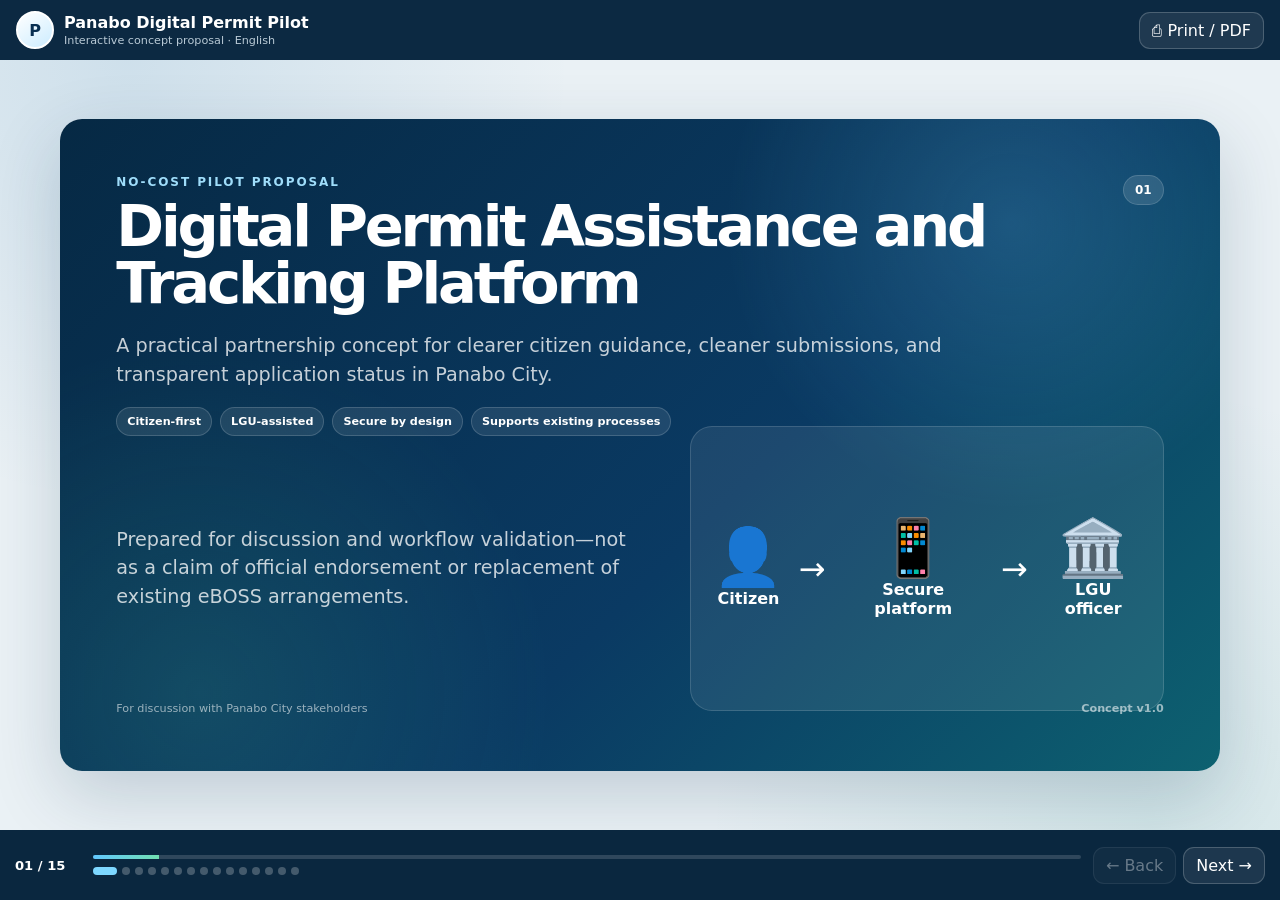
<file: index.html>
<!doctype html>
<html lang='en'>
<head>
<meta charset='utf-8'>
<meta name='viewport' content='width=device-width,initial-scale=1,viewport-fit=cover'>
<meta name='theme-color' content='#092f52'>
<title>Panabo Digital Permit Pilot</title>
<link rel='stylesheet' href='styles.css'>
<script src='app.js' defer></script>
</head>
<body>
<main class='app'>
<header class='bar'><div class='brand'><div class='logo'>P</div><div><b>Panabo Digital Permit Pilot</b><small>Interactive concept proposal · English</small></div></div><button class='btn' id='print' aria-label='Print or save as PDF'>⎙ <span>Print / PDF</span></button></header>
<section class='stage'><div class='deck' id='deck'><div class='loading'>Loading presentation…</div></div></section>
<nav class='controls' aria-label='Presentation navigation'><div class='counter' id='counter' aria-live='polite'>01 / 15</div><div><div class='progress' aria-hidden='true'><i id='bar'></i></div><div class='dots' id='dots'></div></div><div class='navs'><button class='nav' id='prev' aria-label='Previous slide'>← <span>Back</span></button><button class='nav' id='next' aria-label='Next slide'><span>Next</span> →</button></div></nav>
<noscript>This presentation requires JavaScript.</noscript>
</main>
</body>
</html>
</file>
<file: styles.css>
:root{--navy:#092f52;--blue:#126ba8;--teal:#0d8178;--ink:#112635;--muted:#617483;--line:#d9e4eb;--paper:#f3f7fa;--white:#fff;--green:#17865e;--amber:#c98416;--red:#b84b4b}
*{box-sizing:border-box}
html,body{margin:0;min-height:100%;font-family:Inter,ui-sans-serif,system-ui,-apple-system,"Segoe UI",sans-serif;color:var(--ink);background:#eaf1f5;-webkit-font-smoothing:antialiased}
button{font:inherit}.app{min-height:100vh;display:grid;grid-template-rows:auto 1fr auto}.bar{height:60px;padding:8px 16px;display:flex;align-items:center;justify-content:space-between;gap:12px;color:#fff;background:rgba(6,35,60,.97);position:sticky;top:0;z-index:20}.brand{display:flex;align-items:center;gap:10px;min-width:0}.logo{width:38px;height:38px;border-radius:50%;display:grid;place-items:center;background:linear-gradient(145deg,#fff,#ccecff);color:var(--navy);font-weight:900;border:2px solid #fff}.brand b,.brand small{display:block;white-space:nowrap;overflow:hidden;text-overflow:ellipsis}.brand small{color:#b9cad6;font-size:.7rem;margin-top:2px}.btn,.nav{border:1px solid rgba(255,255,255,.2);background:rgba(255,255,255,.08);color:#fff;border-radius:11px;padding:8px 12px;cursor:pointer}.btn:focus-visible,.nav:focus-visible,.dot:focus-visible{outline:3px solid #8ddcff;outline-offset:2px}.stage{padding:20px;display:grid;place-items:center;overflow:hidden;background:radial-gradient(circle at 10% 0,rgba(18,107,168,.13),transparent 32%),radial-gradient(circle at 90% 100%,rgba(13,129,120,.11),transparent 32%)}.deck{width:min(1160px,100%);aspect-ratio:16/9;position:relative;border-radius:22px;overflow:hidden;background:#fff;box-shadow:0 24px 70px rgba(9,47,82,.19)}.loading,.load-error{position:absolute;inset:0;display:grid;place-items:center;text-align:center;padding:24px;color:var(--muted)}.load-error span{display:block;margin-top:8px}.slide{position:absolute;inset:0;padding:clamp(30px,4.4vw,64px);display:grid;grid-template-rows:auto 1fr auto;gap:22px;opacity:0;transform:translateX(2%);pointer-events:none;transition:.28s ease;background:linear-gradient(115deg,rgba(18,107,168,.035),transparent 38%),#fff}.slide.active{opacity:1;transform:none;pointer-events:auto;z-index:2}.dark{color:#fff;background:radial-gradient(circle at 82% 16%,rgba(102,202,240,.2),transparent 26%),radial-gradient(circle at 12% 88%,rgba(75,207,164,.15),transparent 30%),linear-gradient(135deg,#062944,#0a3a63 58%,#0d6170)}.head{display:flex;justify-content:space-between;gap:18px;align-items:flex-start}.eyebrow{font-size:.75rem;letter-spacing:.16em;text-transform:uppercase;font-weight:900;color:var(--blue);margin-bottom:10px}.dark .eyebrow{color:#9fddfa}h1,h2,h3,p{margin:0}h1{font-size:clamp(2.25rem,4.5vw,4.7rem);line-height:.98;letter-spacing:-.055em;max-width:900px}h2{font-size:clamp(1.7rem,3.15vw,3.25rem);line-height:1.03;letter-spacing:-.045em}h3{font-size:clamp(1rem,1.45vw,1.35rem);line-height:1.15}.lead{font-size:clamp(.98rem,1.5vw,1.35rem);line-height:1.5;color:var(--muted);max-width:860px}.dark .lead{color:rgba(255,255,255,.77)}.num{padding:7px 11px;border-radius:999px;background:#e1f3fd;color:var(--blue);font-weight:900;font-size:.75rem}.dark .num{background:rgba(255,255,255,.12);color:#fff;border:1px solid rgba(255,255,255,.15)}.content{min-height:0;display:grid;align-content:center}.two{display:grid;grid-template-columns:1.05fr .95fr;gap:clamp(24px,4vw,56px);align-items:center}.three{display:grid;grid-template-columns:repeat(3,1fr);gap:18px}.four{display:grid;grid-template-columns:repeat(4,1fr);gap:15px}.card{border:1px solid var(--line);background:rgba(255,255,255,.95);border-radius:18px;padding:clamp(16px,2vw,24px);box-shadow:0 10px 26px rgba(9,47,82,.07)}.dark .card{background:rgba(255,255,255,.09);border-color:rgba(255,255,255,.17);box-shadow:none}.icon{width:44px;height:44px;border-radius:13px;display:grid;place-items:center;background:#e1f3fd;color:var(--blue);font-weight:900;margin-bottom:14px}.dark .icon{background:rgba(255,255,255,.12);color:#fff}.card p{margin-top:8px;color:var(--muted);font-size:clamp(.78rem,1.05vw,.96rem);line-height:1.45}.dark .card p{color:rgba(255,255,255,.7)}.list{display:grid;gap:13px;margin-top:20px}.item{display:grid;grid-template-columns:26px 1fr;gap:11px;line-height:1.43;font-size:clamp(.86rem,1.15vw,1.06rem)}.mark{width:24px;height:24px;border-radius:50%;display:grid;place-items:center;background:#e4f6ef;color:var(--green);font-weight:900;font-size:.75rem}.panel{min-height:285px;border-radius:22px;padding:22px;border:1px solid #cfe2ed;background:linear-gradient(145deg,#e9f7ff,#f8fbfd 55%,#eaf8f4)}.metrics{height:100%;display:grid;grid-template-columns:1fr 1fr;gap:12px;align-content:center}.metric{padding:18px;background:#fff;border:1px solid var(--line);border-radius:15px}.metric b{display:block;font-size:clamp(1.3rem,2.4vw,2.25rem);color:var(--navy)}.metric span{display:block;color:var(--muted);font-size:.78rem;line-height:1.3;margin-top:5px}.flow{display:grid;grid-template-columns:repeat(6,1fr);gap:10px}.step{text-align:center}.circle{width:68px;height:68px;border-radius:50%;display:grid;place-items:center;margin:0 auto 12px;border:3px solid var(--blue);color:var(--blue);background:#fff;font-weight:900;box-shadow:0 8px 18px rgba(18,107,168,.12)}.step:nth-child(n+4) .circle{border-color:var(--teal);color:var(--teal)}.step b{display:block;font-size:.84rem}.step small{display:block;color:var(--muted);font-size:.69rem;line-height:1.3;margin-top:4px}.pipe{display:flex;flex-wrap:wrap;align-items:center;justify-content:center;gap:9px}.status{padding:12px 13px;border:1px solid var(--line);background:#fff;border-radius:12px;font-size:.74rem;font-weight:850;text-align:center;min-width:115px;max-width:145px}.warn{background:#fff8e8;border-color:#eac77c;color:#7b5414}.ok{background:#eefaf5;border-color:#9bd4bb;color:#176849}.arrow{color:#879aa6;font-weight:900}.arch{display:grid;grid-template-columns:1fr 55px 1fr 55px 1fr;align-items:stretch;gap:8px}.box{min-height:210px;border:1px solid var(--line);border-radius:17px;padding:18px;background:#fff;text-align:center;display:grid;align-content:center;gap:10px}.box.core{background:linear-gradient(145deg,var(--navy),var(--blue));color:#fff;border:0;box-shadow:0 15px 36px rgba(9,47,82,.2)}.box ul{list-style:none;margin:0;padding:0;color:var(--muted);font-size:.78rem;display:grid;gap:6px}.box.core ul{color:rgba(255,255,255,.74)}.arr{display:grid;place-items:center;font-size:1.8rem;color:var(--blue);font-weight:900}.shield{width:min(240px,74%);aspect-ratio:.82;margin:auto;display:grid;place-items:center;background:linear-gradient(145deg,var(--blue),var(--teal));clip-path:polygon(50% 0,93% 17%,86% 72%,50% 100%,14% 72%,7% 17%);font-size:5rem;font-weight:900}.timeline{display:grid;grid-template-columns:repeat(3,1fr);gap:15px}.phase{border:1px solid var(--line);background:#fff;border-radius:17px;padding:21px}.phase small{color:var(--blue);font-weight:900;text-transform:uppercase;letter-spacing:.1em}.phase h3{margin-top:8px}.phase p{margin-top:8px;color:var(--muted);font-size:.82rem;line-height:1.45}.ask{display:grid;grid-template-columns:52px 1fr;gap:17px;align-items:center;padding:20px;border-radius:18px;background:rgba(255,255,255,.09);border:1px solid rgba(255,255,255,.17)}.askn{width:50px;height:50px;border-radius:15px;display:grid;place-items:center;background:rgba(255,255,255,.13);font-weight:900}.ask p{margin-top:5px;color:rgba(255,255,255,.7);line-height:1.4;font-size:.88rem}.tags{display:flex;flex-wrap:wrap;gap:8px;margin-top:17px}.tag{padding:7px 10px;border-radius:999px;border:1px solid #d1e3ed;background:#edf5f9;color:var(--navy);font-size:.7rem;font-weight:850}.dark .tag{background:rgba(255,255,255,.09);border-color:rgba(255,255,255,.16);color:#fff}.foot{display:flex;justify-content:space-between;gap:12px;color:var(--muted);font-size:.7rem}.dark .foot{color:rgba(255,255,255,.58)}.controls{height:70px;padding:9px 15px calc(9px + env(safe-area-inset-bottom,0px));display:grid;grid-template-columns:auto 1fr auto;align-items:center;gap:12px;color:#fff;background:rgba(6,35,60,.98);position:sticky;bottom:0;z-index:20}.counter{font-weight:900;font-size:.82rem;min-width:66px}.progress{height:4px;border-radius:99px;background:rgba(255,255,255,.15);overflow:hidden}.progress i{display:block;height:100%;width:0;background:linear-gradient(90deg,#62c8ff,#70dfb1);transition:.25s}.dots{display:flex;gap:5px;overflow-x:auto;margin-top:8px;scrollbar-width:none}.dots::-webkit-scrollbar{display:none}.dot{width:8px;height:8px;border:0;border-radius:99px;padding:0;flex:0 0 auto;background:rgba(255,255,255,.24);cursor:pointer}.dot.on{width:24px;background:#7dd7ff}.navs{display:flex;gap:7px}.nav:disabled{opacity:.38;cursor:not-allowed}.mini-journey{display:flex;align-items:center;justify-content:center;gap:18px;text-align:center;width:100%}.mini-node{display:grid;justify-items:center;gap:4px;min-width:0}.mini-emoji{font-size:3.5rem;line-height:1}.mini-node:nth-of-type(2) .mini-emoji{font-size:4rem}.mini-arrow{font-size:2rem}
@media(max-width:899.98px){html,body{height:100%;overflow:hidden}.app{height:100dvh;min-height:100svh;grid-template-rows:64px minmax(0,1fr) auto;overflow:hidden}.bar{height:64px;position:relative;top:auto;padding:8px 12px}.brand{gap:9px}.logo{width:42px;height:42px}.brand small{display:none}.brand b{font-size:.95rem}.btn{width:46px;height:46px;padding:0;display:grid;place-items:center;flex:0 0 auto}.btn span{display:none}.stage{min-height:0;height:100%;padding:8px;display:block;overflow:hidden}.deck{width:100%;height:100%;min-height:0;aspect-ratio:auto;border-radius:18px;box-shadow:0 12px 35px rgba(9,47,82,.16);touch-action:pan-y}.slide{padding:24px 18px max(32px,env(safe-area-inset-bottom));display:block;overflow-y:auto;overflow-x:hidden;overscroll-behavior:contain;-webkit-overflow-scrolling:touch;scrollbar-width:thin;transform:translateX(8%)}.slide.active{transform:none}.head{display:block}.num{display:none}h1{font-size:clamp(2.05rem,10.2vw,3.15rem);line-height:1.01;letter-spacing:-.045em;overflow-wrap:anywhere}h2{font-size:clamp(1.75rem,8vw,2.55rem);line-height:1.06;letter-spacing:-.038em;overflow-wrap:anywhere}h3{font-size:1.05rem}.eyebrow{font-size:.7rem;line-height:1.35}.lead{font-size:1rem;line-height:1.55}.content{display:block;min-height:auto;margin-top:26px}.slide>.content.two,.slide>.content.three,.slide>.content.four,.slide .two,.three,.four{display:grid;grid-template-columns:minmax(0,1fr)!important;gap:14px;align-items:stretch}.card{padding:17px;border-radius:16px}.card p{font-size:.9rem}.icon{margin-bottom:10px}.list{gap:11px;margin-top:16px}.item{font-size:.94rem}.panel{min-height:0;padding:18px;border-radius:18px}.metrics{grid-template-columns:1fr 1fr}.metric{padding:14px}.metric b{font-size:1.55rem}.flow{grid-template-columns:repeat(2,minmax(0,1fr));gap:18px 10px}.circle{width:56px;height:56px;margin-bottom:9px}.step b{font-size:.82rem}.step small{font-size:.7rem}.pipe{display:grid;grid-template-columns:1fr;gap:8px}.status{max-width:none;width:100%;min-width:0}.pipe .arrow{transform:rotate(90deg);justify-self:center;line-height:1}.arch{grid-template-columns:minmax(0,1fr);gap:8px}.arr{transform:rotate(90deg);min-height:34px}.box{min-height:0;padding:18px}.shield{width:min(190px,62%);margin-top:18px;font-size:4rem}.timeline{grid-template-columns:minmax(0,1fr);gap:12px}.phase{padding:18px}.ask{grid-template-columns:46px minmax(0,1fr);gap:13px;padding:16px}.askn{width:46px;height:46px}.tags{gap:7px;margin-top:16px}.tag{font-size:.72rem;padding:7px 9px;white-space:normal}.mini-journey{display:grid;grid-template-columns:minmax(0,1fr);gap:8px;width:100%}.mini-arrow{transform:rotate(90deg);font-size:1.5rem;line-height:1}.mini-node{gap:3px}.mini-emoji,.mini-node:nth-of-type(2) .mini-emoji{font-size:2.75rem}.foot{display:flex;flex-wrap:wrap;align-items:center;margin-top:28px;padding-top:16px;border-top:1px solid rgba(97,116,131,.2);line-height:1.45}.dark .foot{border-color:rgba(255,255,255,.14)}.controls{position:relative;bottom:auto;height:auto;min-height:72px;padding:9px 10px max(9px,env(safe-area-inset-bottom));grid-template-columns:58px minmax(0,1fr) auto;gap:9px}.counter{min-width:0;font-size:.74rem}.progress{height:4px}.dots{gap:6px;margin-top:8px;padding-bottom:2px}.dot{width:9px;height:9px}.dot.on{width:24px}.navs{gap:7px}.nav{width:48px;height:48px;padding:0;display:grid;place-items:center}.nav span{display:none}}
@media(max-width:560px){.app{grid-template-rows:60px minmax(0,1fr) auto}.bar{height:60px;padding-inline:10px}.logo{width:40px;height:40px}.brand b{font-size:.84rem}.stage{padding:6px}.deck{border-radius:15px}.slide{padding:22px 16px max(28px,env(safe-area-inset-bottom))}h1{font-size:clamp(1.95rem,10.5vw,2.75rem)}h2{font-size:clamp(1.65rem,8.6vw,2.25rem)}.lead{font-size:.96rem}.metrics{grid-template-columns:1fr}.controls{min-height:68px;grid-template-columns:52px minmax(0,1fr) auto;padding-inline:8px}.nav{width:46px;height:46px}.dots{gap:5px}.dot{width:8px;height:8px}.dot.on{width:20px}.ask{grid-template-columns:1fr}.askn{width:42px;height:42px}}
@media print{.bar,.controls{display:none}.stage{display:block;padding:0}.deck{width:auto;aspect-ratio:auto;border-radius:0;box-shadow:none;overflow:visible}.slide{position:relative;opacity:1!important;transform:none!important;pointer-events:auto;width:13.333in;height:7.5in;padding:.55in;page-break-after:always;overflow:hidden}@page{size:13.333in 7.5in;margin:0}}
@media(prefers-reduced-motion:reduce){*{transition:none!important;scroll-behavior:auto!important}}
</file>
